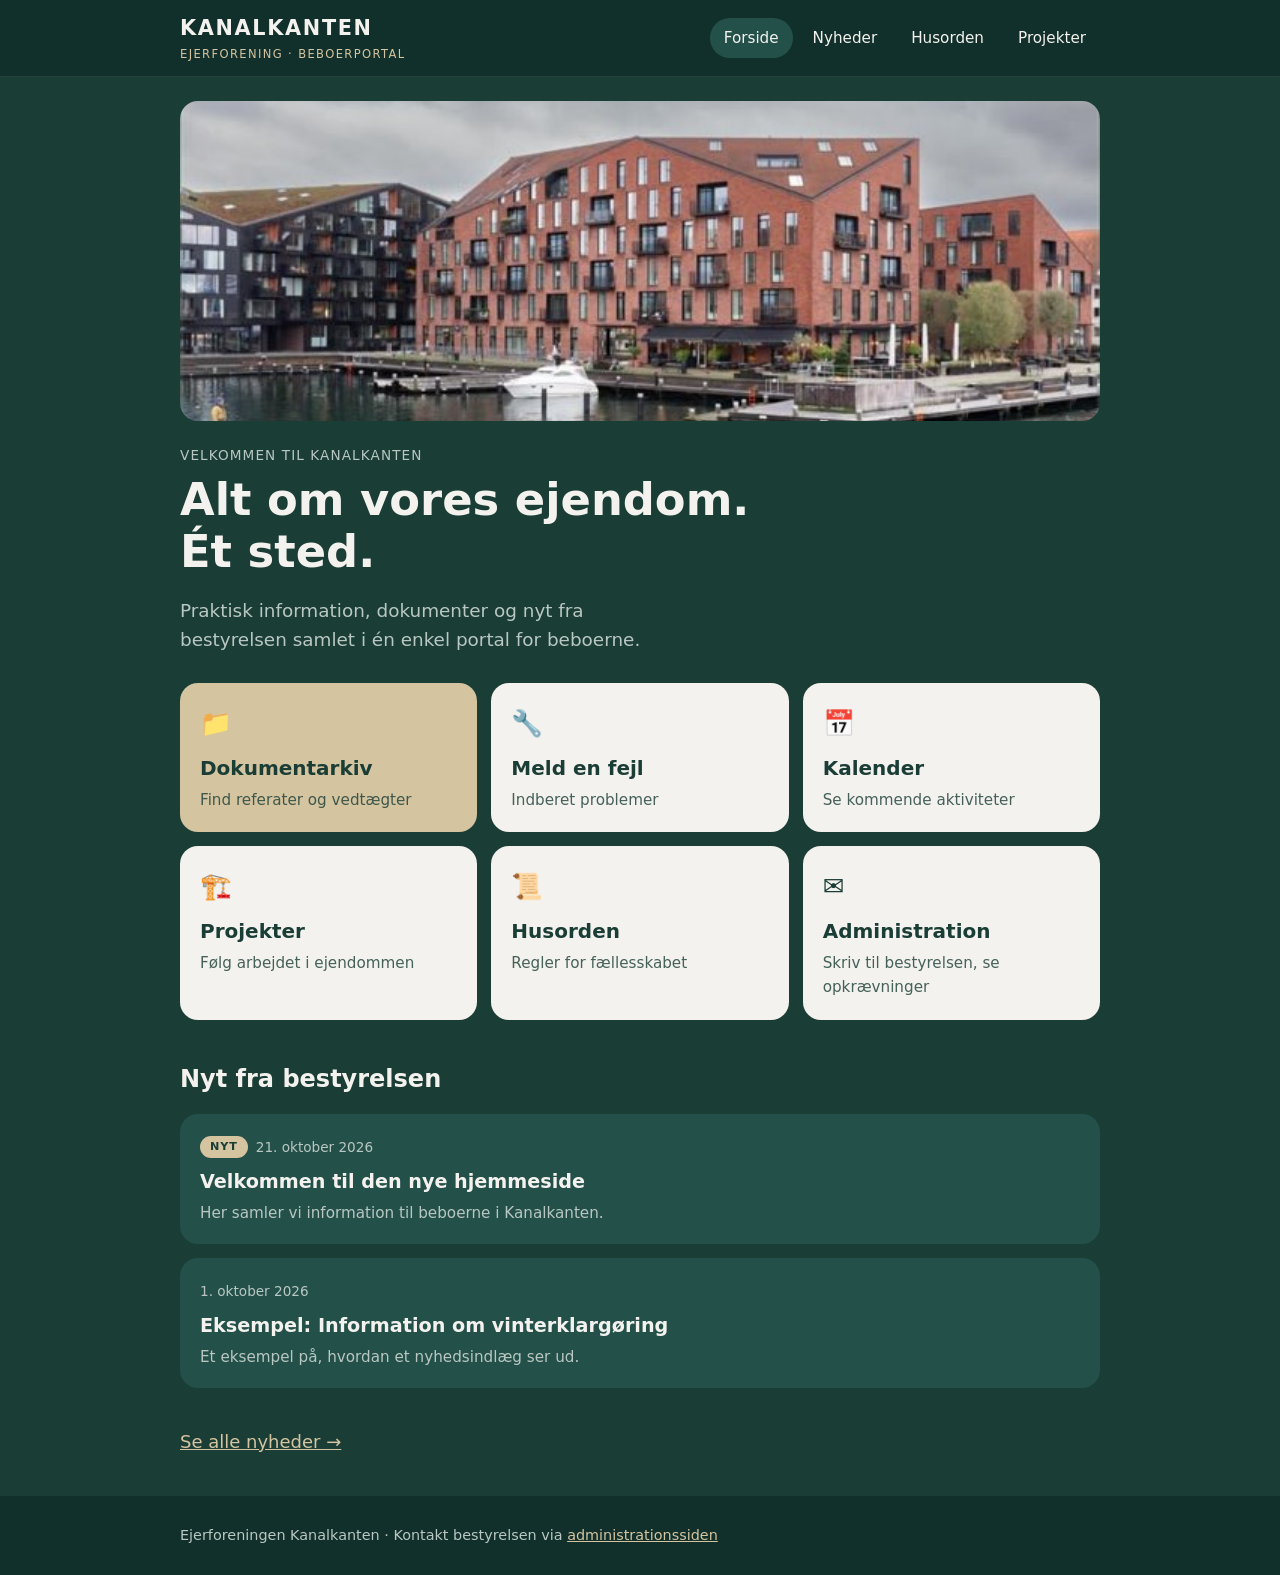
<file: public/index.html>
<!DOCTYPE html>
<html lang="da">
<head>
  <meta charset="utf-8">
  <meta name="viewport" content="width=device-width, initial-scale=1">
  <title>Kanalkanten – Ejerforening</title>
  <meta name="description" content="Praktisk information, dokumenter og nyt fra bestyrelsen for Ejerforeningen Kanalkanten.">
  <link rel="stylesheet" href="style.css">
</head>
<body>
  <header class="site-header">
    <div class="wrap">
      <a class="brand" href="index.html">
        <strong>KANALKANTEN</strong>
        <span>Ejerforening · Beboerportal</span>
      </a>
      <nav class="nav">
        <a href="index.html" aria-current="page">Forside</a>
        <a href="nyheder/index.html">Nyheder</a>
        <a href="husorden.html">Husorden</a>
        <a href="projekter.html">Projekter</a>
      </nav>
    </div>
  </header>

  <main class="wrap">
    <div class="hero-img" role="img" aria-label="Kanalkanten set fra kanalen"></div>

    <p class="eyebrow">Velkommen til Kanalkanten</p>
    <h1>Alt om vores ejendom.<br>Ét sted.</h1>
    <p class="lead">Praktisk information, dokumenter og nyt fra bestyrelsen samlet i én enkel portal for beboerne.</p>

    <section class="grid" aria-label="Genveje">
      <a class="card accent" href="https://kanalkanten.probo.dk/member/document_archive/board">
        <div class="icon">📁</div>
        <h3>Dokumentarkiv</h3>
        <p>Find referater og vedtægter</p>
      </a>
      <a class="card" href="https://ADMIN_URL/fejl">
        <div class="icon">🔧</div>
        <h3>Meld en fejl</h3>
        <p>Indberet problemer</p>
      </a>
      <a class="card" href="https://kanalkanten.probo.dk/member/events/event/">
        <div class="icon">📅</div>
        <h3>Kalender</h3>
        <p>Se kommende aktiviteter</p>
      </a>
      <a class="card" href="projekter.html">
        <div class="icon">🏗️</div>
        <h3>Projekter</h3>
        <p>Følg arbejdet i ejendommen</p>
      </a>
      <a class="card" href="husorden.html">
        <div class="icon">📜</div>
        <h3>Husorden</h3>
        <p>Regler for fællesskabet</p>
      </a>
      <a class="card" href="https://kanalkanten.probo.dk/member">
        <div class="icon">✉️</div>
        <h3>Administration</h3>
        <p>Skriv til bestyrelsen, se opkrævninger</p>
      </a>
    </section>

    <h2>Nyt fra bestyrelsen</h2>
    <div class="news-list">
      <a class="news-item" href="nyheder/velkommen.html">
        <span class="badge">NYT</span><time datetime="2026-10-21">21. oktober 2026</time>
        <h3>Velkommen til den nye hjemmeside</h3>
        <p>Her samler vi information til beboerne i Kanalkanten.</p>
      </a>
      <a class="news-item" href="nyheder/eksempel-indlaeg.html">
        <time datetime="2026-10-01">1. oktober 2026</time>
        <h3>Eksempel: Information om vinterklargøring</h3>
        <p>Et eksempel på, hvordan et nyhedsindlæg ser ud.</p>
      </a>
    </div>
    <p><a href="nyheder/index.html">Se alle nyheder →</a></p>
  </main>

  <footer class="site-footer">
    <div class="wrap">
      Ejerforeningen Kanalkanten · Kontakt bestyrelsen via <a href="https://kanalkanten.probo.dk/member/communication/message">administrationssiden</a>
    </div>
  </footer>
</body>
</html>
</file>
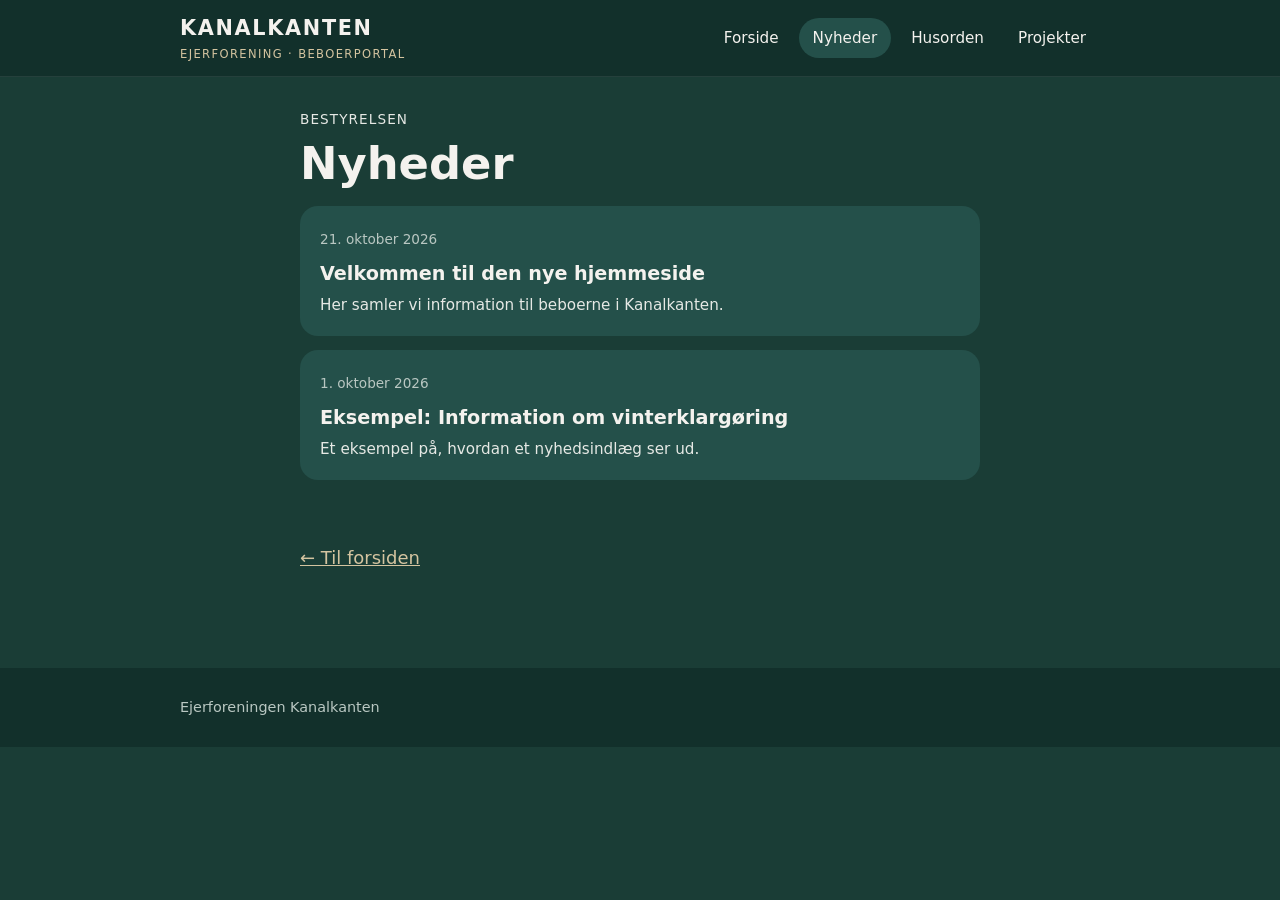
<file: public/nyheder/index.html>
<!DOCTYPE html>
<html lang="da">
<head>
  <meta charset="utf-8">
  <meta name="viewport" content="width=device-width, initial-scale=1">
  <title>Nyheder – Kanalkanten</title>
  <link rel="stylesheet" href="../style.css">
</head>
<body>
  <header class="site-header">
    <div class="wrap">
      <a class="brand" href="../index.html"><strong>KANALKANTEN</strong><span>Ejerforening · Beboerportal</span></a>
      <nav class="nav">
        <a href="../index.html">Forside</a>
        <a href="index.html" aria-current="page">Nyheder</a>
        <a href="../husorden.html">Husorden</a>
        <a href="../projekter.html">Projekter</a>
      </nav>
    </div>
  </header>

  <main class="wrap content">
    <p class="eyebrow">Bestyrelsen</p>
    <h1>Nyheder</h1>
    <div class="news-list">
      <a class="news-item" href="velkommen.html">
        <time datetime="2026-10-21">21. oktober 2026</time>
        <h3>Velkommen til den nye hjemmeside</h3>
        <p>Her samler vi information til beboerne i Kanalkanten.</p>
      </a>
      <a class="news-item" href="eksempel-indlaeg.html">
        <time datetime="2026-10-01">1. oktober 2026</time>
        <h3>Eksempel: Information om vinterklargøring</h3>
        <p>Et eksempel på, hvordan et nyhedsindlæg ser ud.</p>
      </a>
    </div>
    <a class="back" href="../index.html">← Til forsiden</a>
  </main>

  <footer class="site-footer"><div class="wrap">Ejerforeningen Kanalkanten</div></footer>
</body>
</html>
</file>
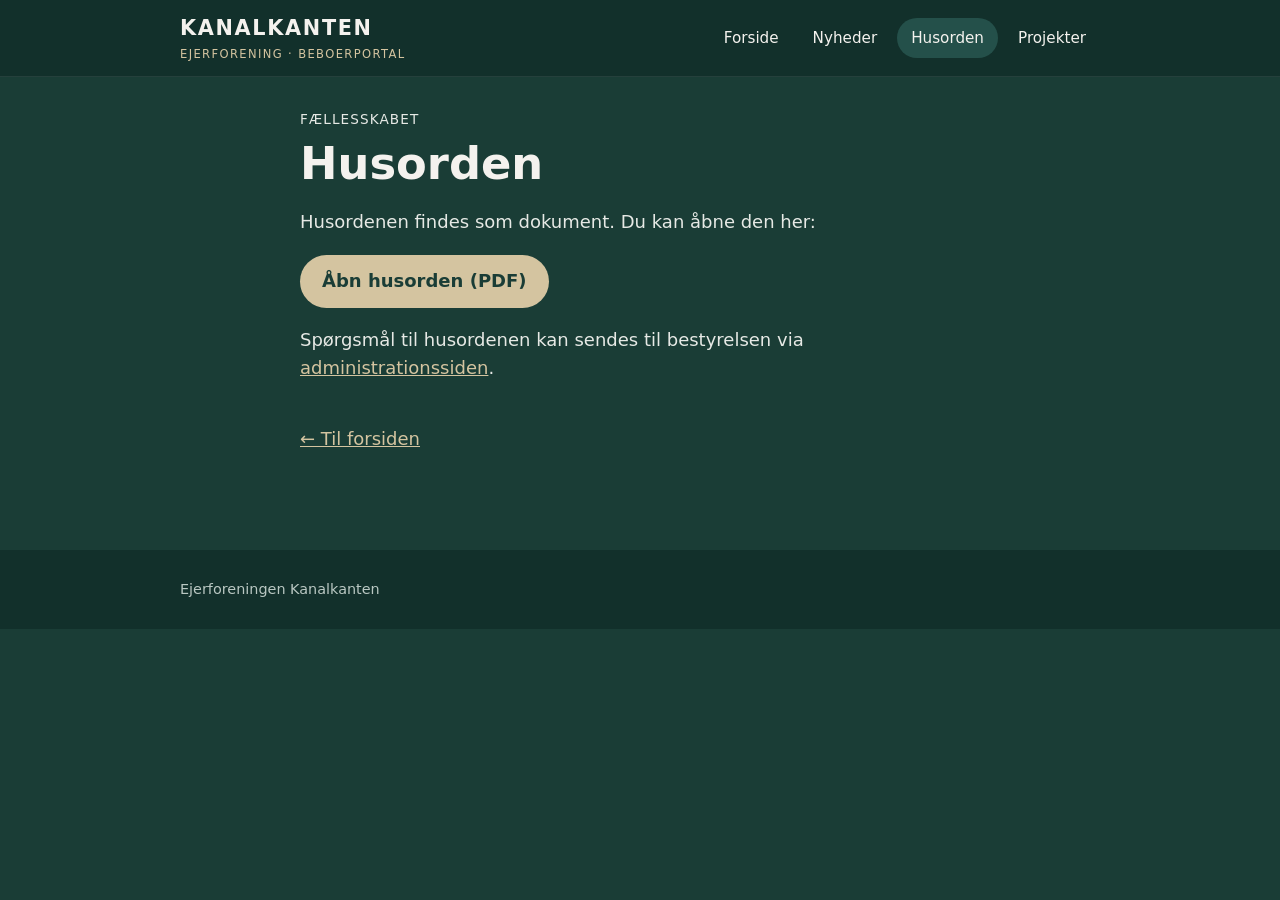
<file: public/husorden.html>
<!DOCTYPE html>
<html lang="da">
<head>
  <meta charset="utf-8">
  <meta name="viewport" content="width=device-width, initial-scale=1">
  <title>Husorden – Kanalkanten</title>
  <link rel="stylesheet" href="style.css">
</head>
<body>
  <header class="site-header">
    <div class="wrap">
      <a class="brand" href="index.html"><strong>KANALKANTEN</strong><span>Ejerforening · Beboerportal</span></a>
      <nav class="nav">
        <a href="index.html">Forside</a>
        <a href="nyheder/index.html">Nyheder</a>
        <a href="husorden.html" aria-current="page">Husorden</a>
        <a href="projekter.html">Projekter</a>
      </nav>
    </div>
  </header>

  <main class="wrap content">
    <p class="eyebrow">Fællesskabet</p>
    <h1>Husorden</h1>
    <p>Husordenen findes som dokument. Du kan åbne den her:</p>
    <p><!-- TODO: læg PDF i mappen /dokumenter og ret linket --><a class="button" href="dokumenter/husorden.pdf">Åbn husorden (PDF)</a></p>
    <p>Spørgsmål til husordenen kan sendes til bestyrelsen via <a href="https://ADMIN_URL">administrationssiden</a>.</p>
    <a class="back" href="index.html">← Til forsiden</a>
  </main>

  <footer class="site-footer"><div class="wrap">Ejerforeningen Kanalkanten</div></footer>
</body>
</html>
</file>
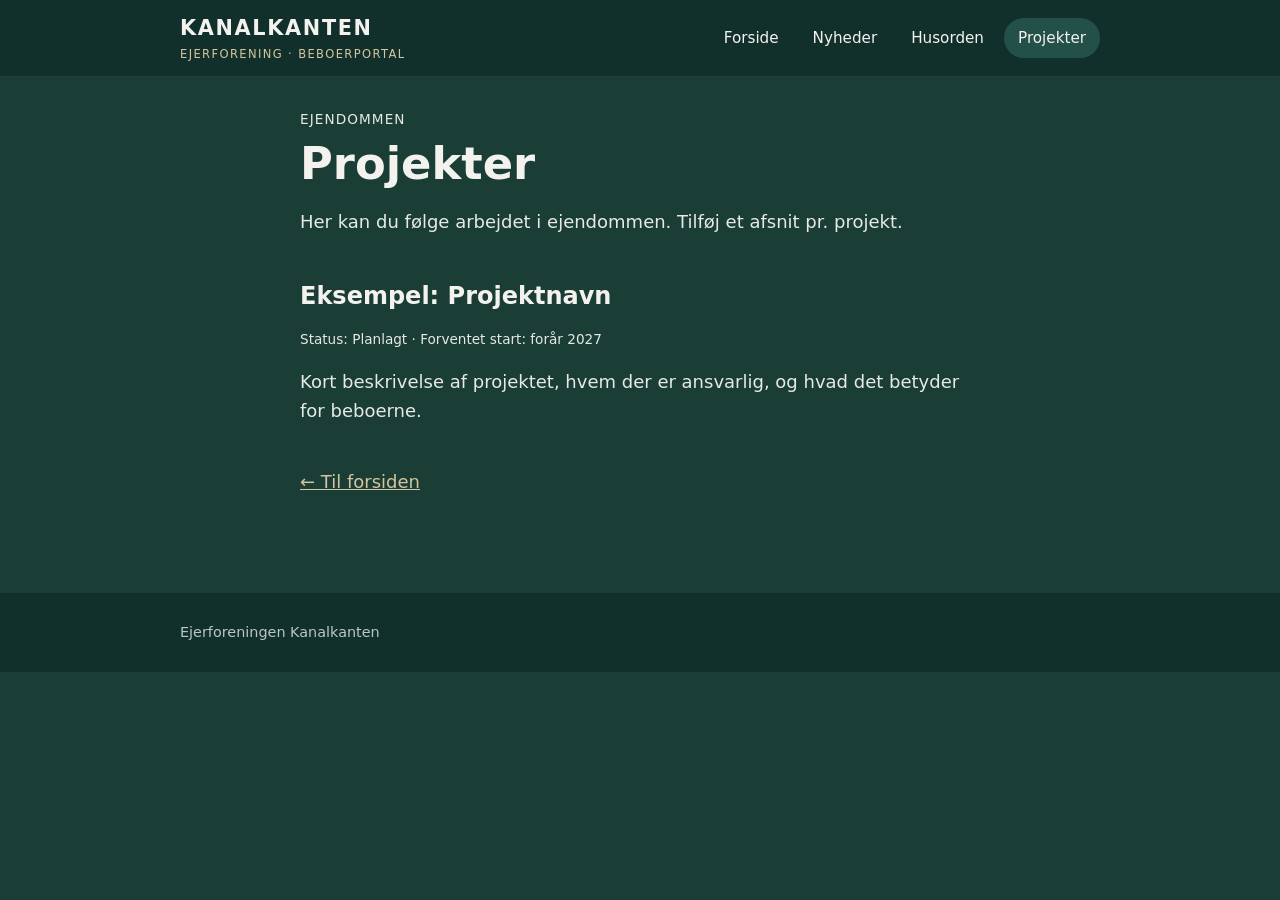
<file: public/projekter.html>
<!DOCTYPE html>
<html lang="da">
<head>
  <meta charset="utf-8">
  <meta name="viewport" content="width=device-width, initial-scale=1">
  <title>Projekter – Kanalkanten</title>
  <link rel="stylesheet" href="style.css">
</head>
<body>
  <header class="site-header">
    <div class="wrap">
      <a class="brand" href="index.html"><strong>KANALKANTEN</strong><span>Ejerforening · Beboerportal</span></a>
      <nav class="nav">
        <a href="index.html">Forside</a>
        <a href="nyheder/index.html">Nyheder</a>
        <a href="husorden.html">Husorden</a>
        <a href="projekter.html" aria-current="page">Projekter</a>
      </nav>
    </div>
  </header>

  <main class="wrap content">
    <p class="eyebrow">Ejendommen</p>
    <h1>Projekter</h1>
    <p>Her kan du følge arbejdet i ejendommen. Tilføj et afsnit pr. projekt.</p>

    <h2>Eksempel: Projektnavn</h2>
    <p class="meta">Status: Planlagt · Forventet start: forår 2027</p>
    <p>Kort beskrivelse af projektet, hvem der er ansvarlig, og hvad det betyder for beboerne.</p>

    <a class="back" href="index.html">← Til forsiden</a>
  </main>

  <footer class="site-footer"><div class="wrap">Ejerforeningen Kanalkanten</div></footer>
</body>
</html>
</file>
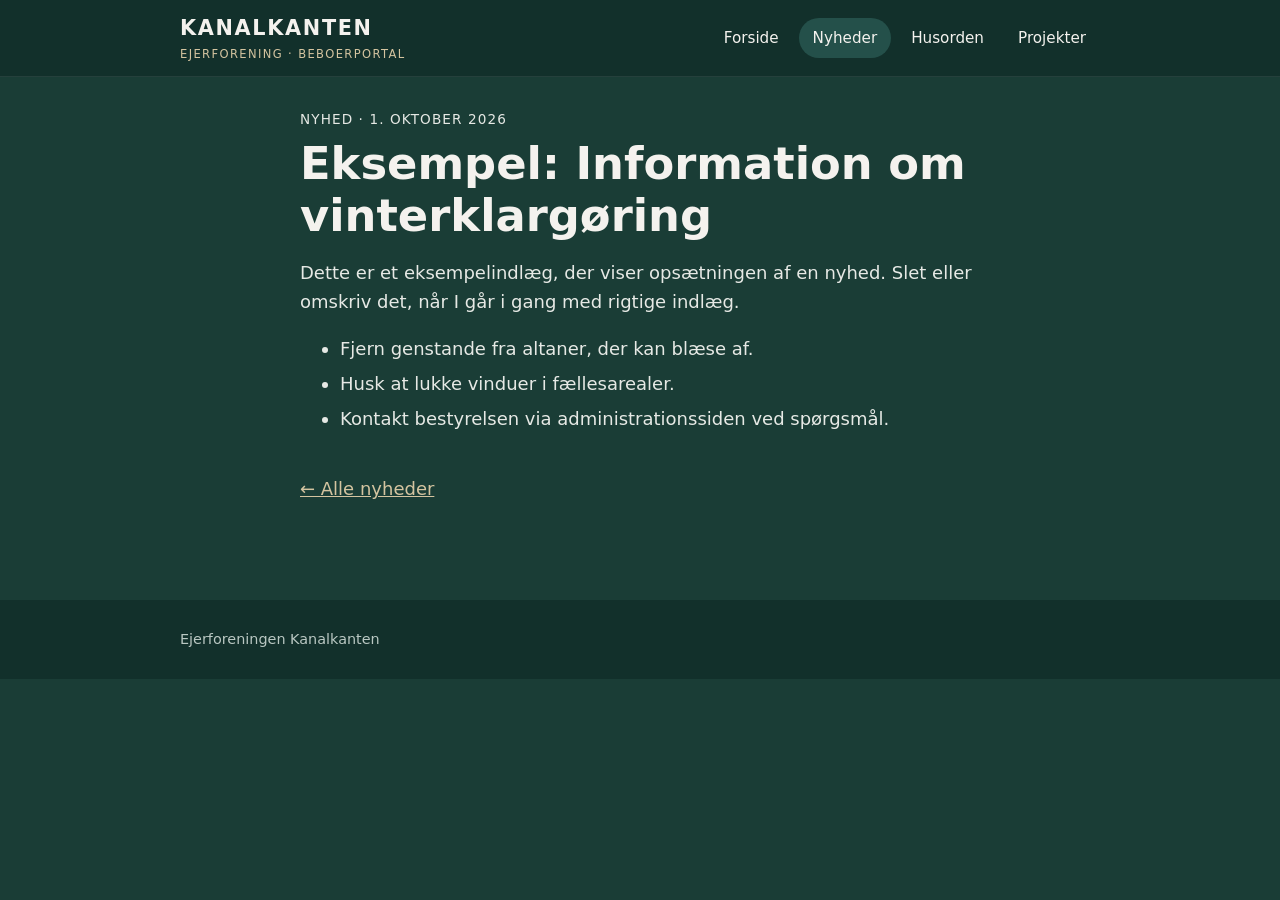
<file: public/nyheder/eksempel-indlaeg.html>
<!DOCTYPE html>
<html lang="da">
<head>
  <meta charset="utf-8">
  <meta name="viewport" content="width=device-width, initial-scale=1">
  <title>Eksempel: Information om vinterklargøring – Kanalkanten</title>
  <link rel="stylesheet" href="../style.css">
</head>
<body>
  <header class="site-header">
    <div class="wrap">
      <a class="brand" href="../index.html"><strong>KANALKANTEN</strong><span>Ejerforening · Beboerportal</span></a>
      <nav class="nav">
        <a href="../index.html">Forside</a>
        <a href="index.html" aria-current="page">Nyheder</a>
        <a href="../husorden.html">Husorden</a>
        <a href="../projekter.html">Projekter</a>
      </nav>
    </div>
  </header>

  <main class="wrap content">
    <p class="eyebrow">Nyhed · <time datetime="2026-10-01">1. oktober 2026</time></p>
    <h1>Eksempel: Information om vinterklargøring</h1>
    <p>Dette er et eksempelindlæg, der viser opsætningen af en nyhed. Slet eller omskriv det, når I går i gang med rigtige indlæg.</p>
    <ul>
      <li>Fjern genstande fra altaner, der kan blæse af.</li>
      <li>Husk at lukke vinduer i fællesarealer.</li>
      <li>Kontakt bestyrelsen via administrationssiden ved spørgsmål.</li>
    </ul>
    <a class="back" href="index.html">← Alle nyheder</a>
  </main>

  <footer class="site-footer"><div class="wrap">Ejerforeningen Kanalkanten</div></footer>
</body>
</html>
</file>
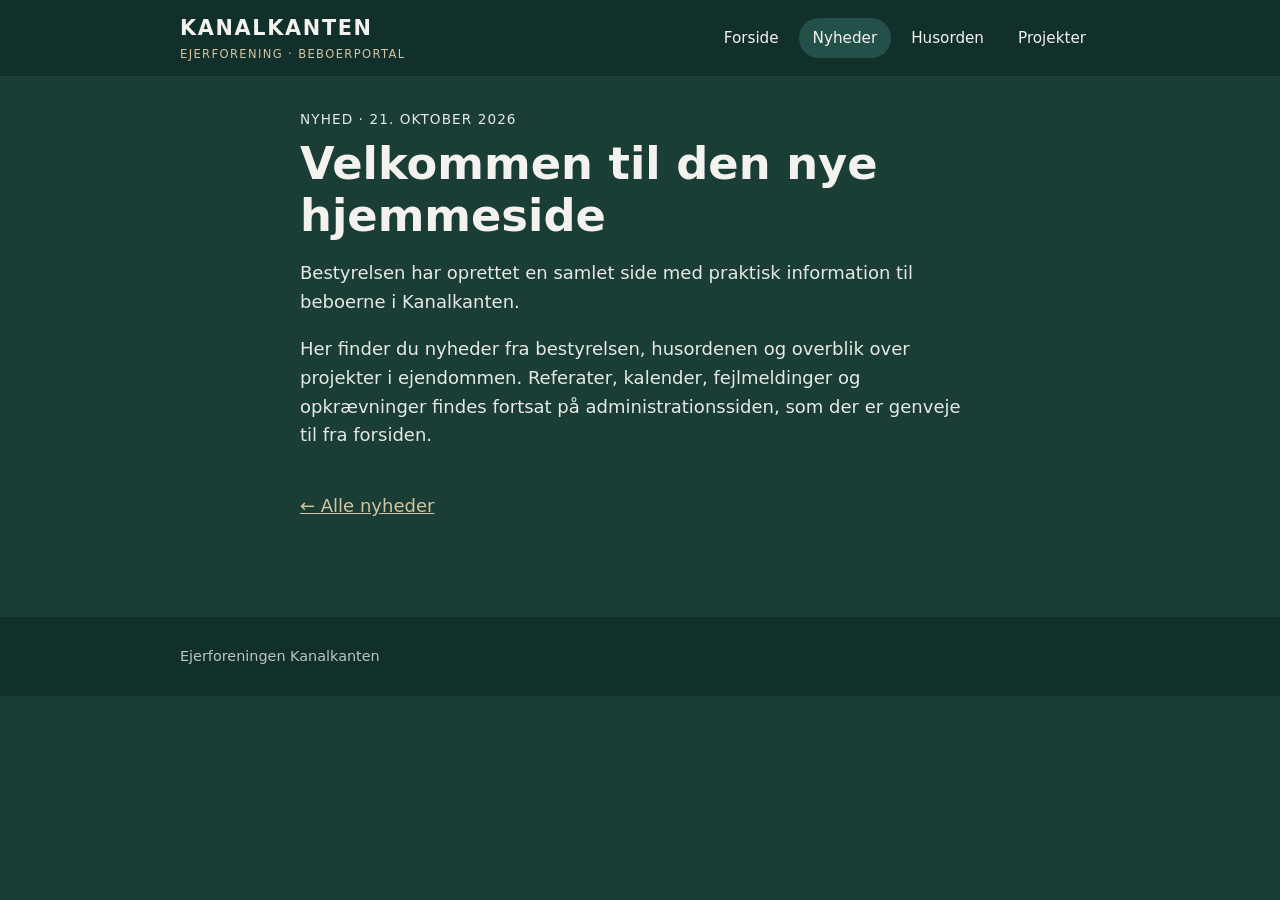
<file: public/nyheder/velkommen.html>
<!DOCTYPE html>
<html lang="da">
<head>
  <meta charset="utf-8">
  <meta name="viewport" content="width=device-width, initial-scale=1">
  <title>Velkommen til den nye hjemmeside – Kanalkanten</title>
  <link rel="stylesheet" href="../style.css">
</head>
<body>
  <header class="site-header">
    <div class="wrap">
      <a class="brand" href="../index.html"><strong>KANALKANTEN</strong><span>Ejerforening · Beboerportal</span></a>
      <nav class="nav">
        <a href="../index.html">Forside</a>
        <a href="index.html" aria-current="page">Nyheder</a>
        <a href="../husorden.html">Husorden</a>
        <a href="../projekter.html">Projekter</a>
      </nav>
    </div>
  </header>

  <main class="wrap content">
    <p class="eyebrow">Nyhed · <time datetime="2026-10-21">21. oktober 2026</time></p>
    <h1>Velkommen til den nye hjemmeside</h1>
    <p>Bestyrelsen har oprettet en samlet side med praktisk information til beboerne i Kanalkanten.</p>
    <p>Her finder du nyheder fra bestyrelsen, husordenen og overblik over projekter i ejendommen. Referater, kalender, fejlmeldinger og opkrævninger findes fortsat på administrationssiden, som der er genveje til fra forsiden.</p>
    <a class="back" href="index.html">← Alle nyheder</a>
  </main>

  <footer class="site-footer"><div class="wrap">Ejerforeningen Kanalkanten</div></footer>
</body>
</html>
</file>
<file: public/style.css>
/* Kanalkanten – fælles stylesheet */
:root {
  --green-900: #12302b;
  --green-800: #1a3d36;
  --green-700: #24504a;
  --sand: #d4c4a0;
  --paper: #f4f2ee;
  --text: #f4f2ee;
  --text-dark: #1a3d36;
  --muted: #b9c7c2;
  --radius: 18px;
  --max: 960px;
}

* { box-sizing: border-box; }

html { scroll-behavior: smooth; }

body {
  margin: 0;
  background: var(--green-800);
  color: var(--text);
  font-family: system-ui, -apple-system, "Segoe UI", Roboto, sans-serif;
  line-height: 1.6;
  font-size: 18px;
}

a { color: var(--sand); }
a:hover { color: #fff; }

.wrap { max-width: var(--max); margin: 0 auto; padding: 0 20px; }

/* Header */
.site-header {
  background: var(--green-900);
  border-bottom: 1px solid rgba(255,255,255,.08);
  position: sticky;
  top: 0;
  z-index: 10;
}
.site-header .wrap {
  display: flex;
  align-items: center;
  justify-content: space-between;
  gap: 16px;
  padding-top: 12px;
  padding-bottom: 12px;
  flex-wrap: wrap;
}
.brand { text-decoration: none; color: var(--text); display: block; }
.brand strong { display: block; font-size: 1.3rem; letter-spacing: .08em; }
.brand span { display: block; font-size: .72rem; letter-spacing: .12em; color: var(--sand); text-transform: uppercase; }

.nav { display: flex; gap: 6px; flex-wrap: wrap; }
.nav a {
  color: var(--text);
  text-decoration: none;
  padding: 8px 14px;
  border-radius: 999px;
  font-size: .95rem;
}
.nav a:hover, .nav a[aria-current="page"] { background: var(--green-700); }

/* Hero */
.hero-img {
  height: 320px;
  border-radius: var(--radius);
  margin: 24px 0;
  background: var(--green-700) url("images/hero.jpg") center / cover no-repeat;
}
.eyebrow {
  text-transform: uppercase;
  letter-spacing: .08em;
  font-size: .85rem;
  color: var(--muted);
  margin: 0;
}
h1 { font-size: clamp(2rem, 5vw, 2.8rem); line-height: 1.15; margin: 8px 0 12px; }
h2 { font-size: 1.5rem; margin: 40px 0 12px; }
.lead { font-size: 1.15rem; color: var(--muted); max-width: 40ch; }

/* Cards */
.grid {
  display: grid;
  grid-template-columns: repeat(auto-fit, minmax(220px, 1fr));
  gap: 14px;
  margin: 28px 0;
}
.card {
  display: block;
  background: var(--paper);
  color: var(--text-dark);
  text-decoration: none;
  padding: 20px;
  border-radius: var(--radius);
  transition: transform .15s ease;
}
.card:hover { transform: translateY(-3px); color: var(--text-dark); }
.card.accent { background: var(--sand); }
.card .icon { font-size: 1.6rem; }
.card h3 { margin: 8px 0 4px; font-size: 1.25rem; }
.card p { margin: 0; font-size: .95rem; opacity: .8; }

/* News list */
.news-list { display: grid; gap: 14px; margin: 16px 0 40px; }
.news-item {
  display: block;
  background: var(--green-700);
  color: var(--text);
  text-decoration: none;
  padding: 18px 20px;
  border-radius: var(--radius);
}
.news-item:hover { background: #2b5d56; color: #fff; }
.badge {
  display: inline-block;
  background: var(--sand);
  color: var(--text-dark);
  font-size: .7rem;
  font-weight: 700;
  letter-spacing: .08em;
  padding: 2px 10px;
  border-radius: 999px;
  margin-right: 8px;
  vertical-align: middle;
}
.news-item time, .meta { color: var(--muted); font-size: .85rem; }
.news-item h3 { margin: 6px 0 4px; font-size: 1.2rem; }
.news-item p { margin: 0; color: var(--muted); font-size: .95rem; }

/* Article / content pages */
.content { max-width: 680px; padding: 32px 0 56px; }
.content p, .content li { color: #e6e9e5; }
.content ol li, .content ul li { margin-bottom: 6px; }
.back { display: inline-block; margin-top: 24px; }

.button {
  display: inline-block;
  background: var(--sand);
  color: var(--text-dark);
  padding: 12px 22px;
  border-radius: 999px;
  text-decoration: none;
  font-weight: 600;
}
.button:hover { background: #fff; color: var(--text-dark); }

/* Footer */
.site-footer {
  background: var(--green-900);
  color: var(--muted);
  font-size: .9rem;
  padding: 28px 0;
  margin-top: 40px;
}

@media (max-width: 600px) {
  body { font-size: 17px; }
  .hero-img { height: 200px; }
}
</file>
